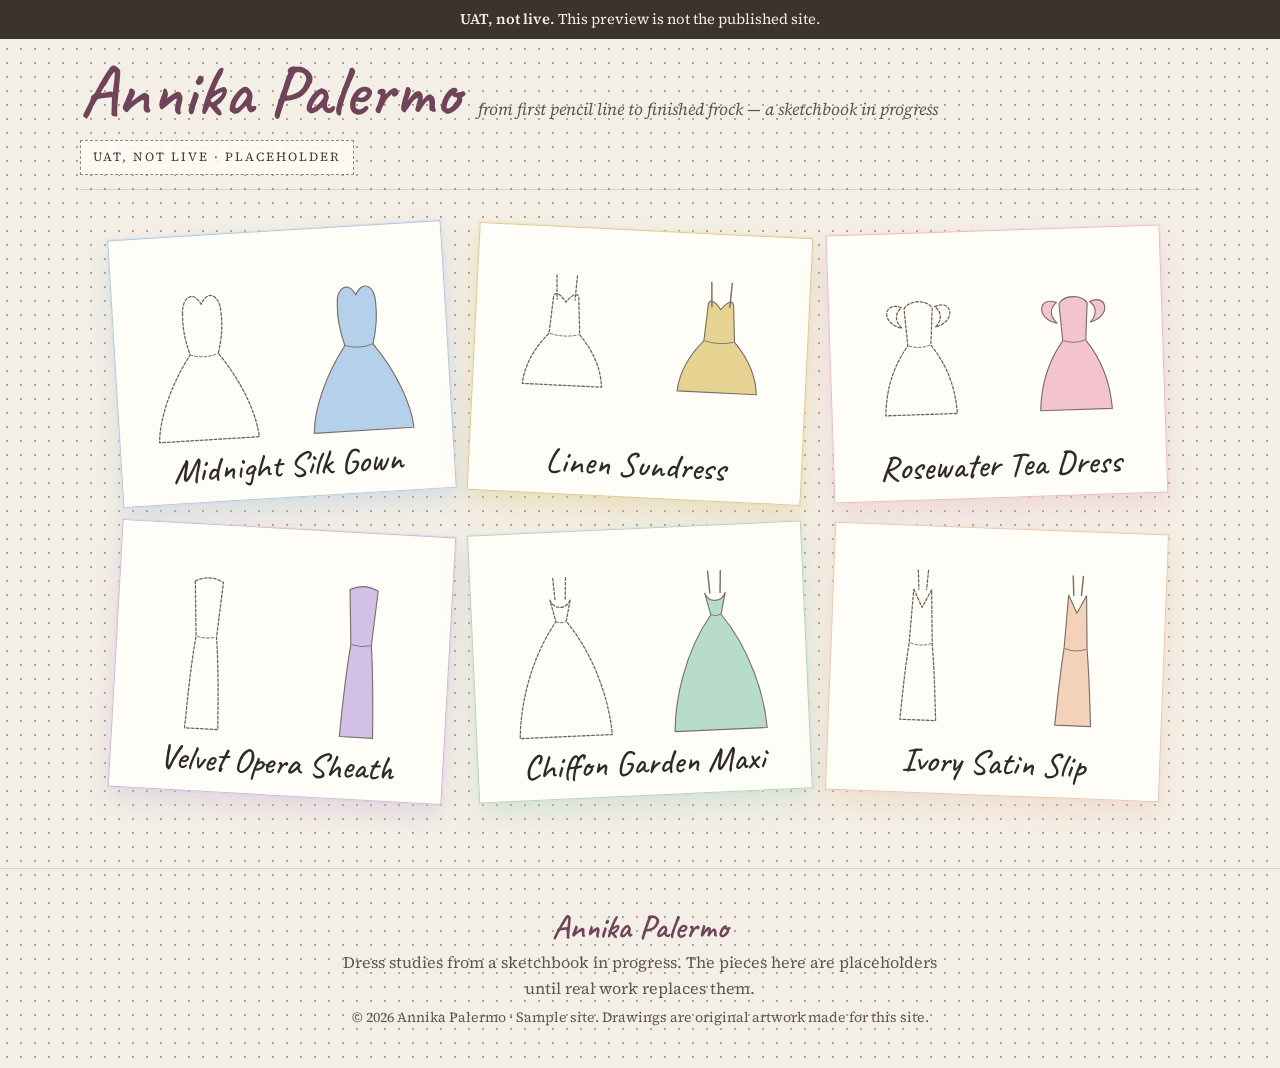
<file: index.html>
<!DOCTYPE html><html lang="en"><head><meta charset="utf-8"><meta name="viewport" content="width=device-width, initial-scale=1"><title>Annika Palermo · Dress studies</title><meta name="description" content="Placeholder sketchbook of dress studies by Annika Palermo: a pencil drawing beside a finished study for each dress."><link rel="canonical" href="https://annikapalermo.com/"><link rel="icon" href="/favicon.svg" type="image/svg+xml"><link rel="sitemap" href="/sitemap-index.xml"><meta name="robots" content="noindex, nofollow"><meta name="theme-color" content="#f4efe6"><meta property="og:type" content="website"><meta property="og:site_name" content="Annika Palermo"><meta property="og:title" content="Annika Palermo · Dress studies"><meta property="og:description" content="Placeholder sketchbook of dress studies by Annika Palermo: a pencil drawing beside a finished study for each dress."><meta property="og:url" content="https://annikapalermo.com/"><meta property="og:image" content="https://annikapalermo.com/images/og.png"><meta name="twitter:card" content="summary_large_image"><link rel="stylesheet" href="/_astro/Base.BYXImK8i.css"><style>.visually-hidden[data-astro-cid-y2vllrex]{clip:rect(0, 0, 0, 0);white-space:nowrap;border:0;width:1px;height:1px;margin:-1px;padding:0;position:absolute;overflow:hidden}
</style></head><body><a class="skip" href="#main">Skip to content</a><div class="uat-banner" role="note"><strong>UAT, not live.</strong> This preview is not the published site.</div><header class="mast wrap"><div class="mast-id"><h1 class="wordmark"><a href="/">Annika Palermo</a></h1><p class="tagline">from first pencil line to finished frock — a sketchbook in progress</p></div><p class="chip">UAT, not live · Placeholder</p></header><main id="main" class="wrap" tabindex="-1"><ul class="studies"><li><a class="card" href="/projects/midnight-silk-gown/" style="--accent:#B5D0EA;--tilt:-3.5deg" data-project-card aria-labelledby="midnight-silk-gown-title" data-astro-cid-y2vllrex><span class="pair" data-astro-cid-y2vllrex><img class="sketch" src="/images/midnight-silk-gown-sketch.svg" alt="Dashed pencil sketch of a strapless floor-length gown with a sweetheart neckline and a full skirt." width="200" height="300" data-astro-cid-y2vllrex><span class="finished" data-astro-cid-y2vllrex><img src="/images/midnight-silk-gown.svg" alt="The same strapless gown filled in soft blue, a stand-in for a finished silk study." width="200" height="300" data-astro-cid-y2vllrex><video class="tile-preview" muted loop playsinline preload="auto" poster="/images/midnight-silk-gown.svg" aria-hidden="true" data-astro-cid-y2vllrex><source src="/videos/midnight-silk-gown.mp4" type="video/mp4" data-astro-cid-y2vllrex></video></span></span><h2 class="card-name" id="midnight-silk-gown-title" data-astro-cid-y2vllrex>Midnight Silk Gown<span class="visually-hidden" data-astro-cid-y2vllrex>, placeholder</span></h2></a><script type="module">var e=window.matchMedia(`(prefers-reduced-motion: reduce)`),t=()=>!e.matches,n=e=>{let t=e.querySelector(`video.tile-preview`);if(t instanceof HTMLVideoElement){t.pause();try{t.currentTime=0}catch{}e.removeAttribute(`data-playing`)}};document.querySelectorAll(`[data-project-card]`).forEach(e=>{if(e.dataset.bound)return;e.dataset.bound=`true`;let r=e.querySelector(`video.tile-preview`);if(!(r instanceof HTMLVideoElement))return;r.muted=!0;let i=0,a=()=>{i+=1,n(e)},o=0,s=()=>{if(!t())return;let n=++i;e.dataset.playing=`true`,r.play().then(()=>{n===i&&(e.dataset.playing=`true`)}).catch(()=>{n===i&&e.removeAttribute(`data-playing`)})};e.addEventListener(`pointerenter`,e=>{e.pointerType===`touch`?o=Date.now():s()}),e.addEventListener(`mouseenter`,()=>{Date.now()-o<700||s()});let c=t=>{let n=`relatedTarget`in t?t.relatedTarget:null;n instanceof Node&&e.contains(n)||a()};e.addEventListener(`pointerleave`,c),e.addEventListener(`mouseleave`,c),e.addEventListener(`pointercancel`,a),e.addEventListener(`focus`,s),e.addEventListener(`blur`,a),r.addEventListener(`error`,()=>{r.hidden=!0,e.removeAttribute(`data-playing`)})}),e.addEventListener(`change`,()=>{t()||document.querySelectorAll(`[data-project-card]`).forEach(n)});</script></li><li><a class="card" href="/projects/linen-sundress/" style="--accent:#E6D392;--tilt:2.8deg" data-project-card aria-labelledby="linen-sundress-title" data-astro-cid-y2vllrex><span class="pair" data-astro-cid-y2vllrex><img class="sketch" src="/images/linen-sundress-sketch.svg" alt="Dashed pencil sketch of a knee-length sundress with narrow straps and a flared skirt." width="200" height="300" data-astro-cid-y2vllrex><span class="finished" data-astro-cid-y2vllrex><img src="/images/linen-sundress.svg" alt="The same sundress filled in pale yellow, a stand-in for a finished linen study." width="200" height="300" data-astro-cid-y2vllrex><video class="tile-preview" muted loop playsinline preload="auto" poster="/images/linen-sundress.svg" aria-hidden="true" data-astro-cid-y2vllrex><source src="/videos/linen-sundress.mp4" type="video/mp4" data-astro-cid-y2vllrex></video></span></span><h2 class="card-name" id="linen-sundress-title" data-astro-cid-y2vllrex>Linen Sundress<span class="visually-hidden" data-astro-cid-y2vllrex>, placeholder</span></h2></a></li><li><a class="card" href="/projects/rosewater-tea-dress/" style="--accent:#F3C3D0;--tilt:-1.9deg" data-project-card aria-labelledby="rosewater-tea-dress-title" data-astro-cid-y2vllrex><span class="pair" data-astro-cid-y2vllrex><img class="sketch" src="/images/rosewater-tea-dress-sketch.svg" alt="Dashed pencil sketch of a tea-length dress with puffed sleeves." width="200" height="300" data-astro-cid-y2vllrex><span class="finished" data-astro-cid-y2vllrex><img src="/images/rosewater-tea-dress.svg" alt="The same tea dress filled in rose pink, a stand-in for a finished study." width="200" height="300" data-astro-cid-y2vllrex><video class="tile-preview" muted loop playsinline preload="auto" poster="/images/rosewater-tea-dress.svg" aria-hidden="true" data-astro-cid-y2vllrex><source src="/videos/rosewater-tea-dress.mp4" type="video/mp4" data-astro-cid-y2vllrex></video></span></span><h2 class="card-name" id="rosewater-tea-dress-title" data-astro-cid-y2vllrex>Rosewater Tea Dress<span class="visually-hidden" data-astro-cid-y2vllrex>, placeholder</span></h2></a></li><li><a class="card" href="/projects/velvet-opera-sheath/" style="--accent:#D3C0E6;--tilt:3.2deg" data-project-card aria-labelledby="velvet-opera-sheath-title" data-astro-cid-y2vllrex><span class="pair" data-astro-cid-y2vllrex><img class="sketch" src="/images/velvet-opera-sheath-sketch.svg" alt="Dashed pencil sketch of a narrow floor-length sheath with a high neckline." width="200" height="300" data-astro-cid-y2vllrex><span class="finished" data-astro-cid-y2vllrex><img src="/images/velvet-opera-sheath.svg" alt="The same narrow sheath filled in soft lilac, a stand-in for a finished velvet study." width="200" height="300" data-astro-cid-y2vllrex><video class="tile-preview" muted loop playsinline preload="auto" poster="/images/velvet-opera-sheath.svg" aria-hidden="true" data-astro-cid-y2vllrex><source src="/videos/velvet-opera-sheath.mp4" type="video/mp4" data-astro-cid-y2vllrex></video></span></span><h2 class="card-name" id="velvet-opera-sheath-title" data-astro-cid-y2vllrex>Velvet Opera Sheath<span class="visually-hidden" data-astro-cid-y2vllrex>, placeholder</span></h2></a></li><li><a class="card" href="/projects/chiffon-garden-maxi/" style="--accent:#B7DCCB;--tilt:-2.6deg" data-project-card aria-labelledby="chiffon-garden-maxi-title" data-astro-cid-y2vllrex><span class="pair" data-astro-cid-y2vllrex><img class="sketch" src="/images/chiffon-garden-maxi-sketch.svg" alt="Dashed pencil sketch of a maxi dress with thin straps and a wide, flowing hem." width="200" height="300" data-astro-cid-y2vllrex><span class="finished" data-astro-cid-y2vllrex><img src="/images/chiffon-garden-maxi.svg" alt="The same maxi dress filled in pale green, a stand-in for a finished chiffon study." width="200" height="300" data-astro-cid-y2vllrex><video class="tile-preview" muted loop playsinline preload="auto" poster="/images/chiffon-garden-maxi.svg" aria-hidden="true" data-astro-cid-y2vllrex><source src="/videos/chiffon-garden-maxi.mp4" type="video/mp4" data-astro-cid-y2vllrex></video></span></span><h2 class="card-name" id="chiffon-garden-maxi-title" data-astro-cid-y2vllrex>Chiffon Garden Maxi<span class="visually-hidden" data-astro-cid-y2vllrex>, placeholder</span></h2></a></li><li><a class="card" href="/projects/ivory-satin-slip/" style="--accent:#F4D2BA;--tilt:2.2deg" data-project-card aria-labelledby="ivory-satin-slip-title" data-astro-cid-y2vllrex><span class="pair" data-astro-cid-y2vllrex><img class="sketch" src="/images/ivory-satin-slip-sketch.svg" alt="Dashed pencil sketch of a slip dress with thin straps, a V neckline, and a narrow skirt." width="200" height="300" data-astro-cid-y2vllrex><span class="finished" data-astro-cid-y2vllrex><img src="/images/ivory-satin-slip.svg" alt="The same slip dress filled in warm ivory, a stand-in for a finished satin study." width="200" height="300" data-astro-cid-y2vllrex><video class="tile-preview" muted loop playsinline preload="auto" poster="/images/ivory-satin-slip.svg" aria-hidden="true" data-astro-cid-y2vllrex><source src="/videos/ivory-satin-slip.mp4" type="video/mp4" data-astro-cid-y2vllrex></video></span></span><h2 class="card-name" id="ivory-satin-slip-title" data-astro-cid-y2vllrex>Ivory Satin Slip<span class="visually-hidden" data-astro-cid-y2vllrex>, placeholder</span></h2></a></li></ul></main><footer class="site-footer"><p class="footer-name">Annika Palermo</p><p>Dress studies from a sketchbook in progress. The pieces here are placeholders until real work replaces them.</p><p class="fine">&copy; 2026 Annika Palermo · Sample site. Drawings are original artwork made for this site.</p></footer></body></html>
</file>
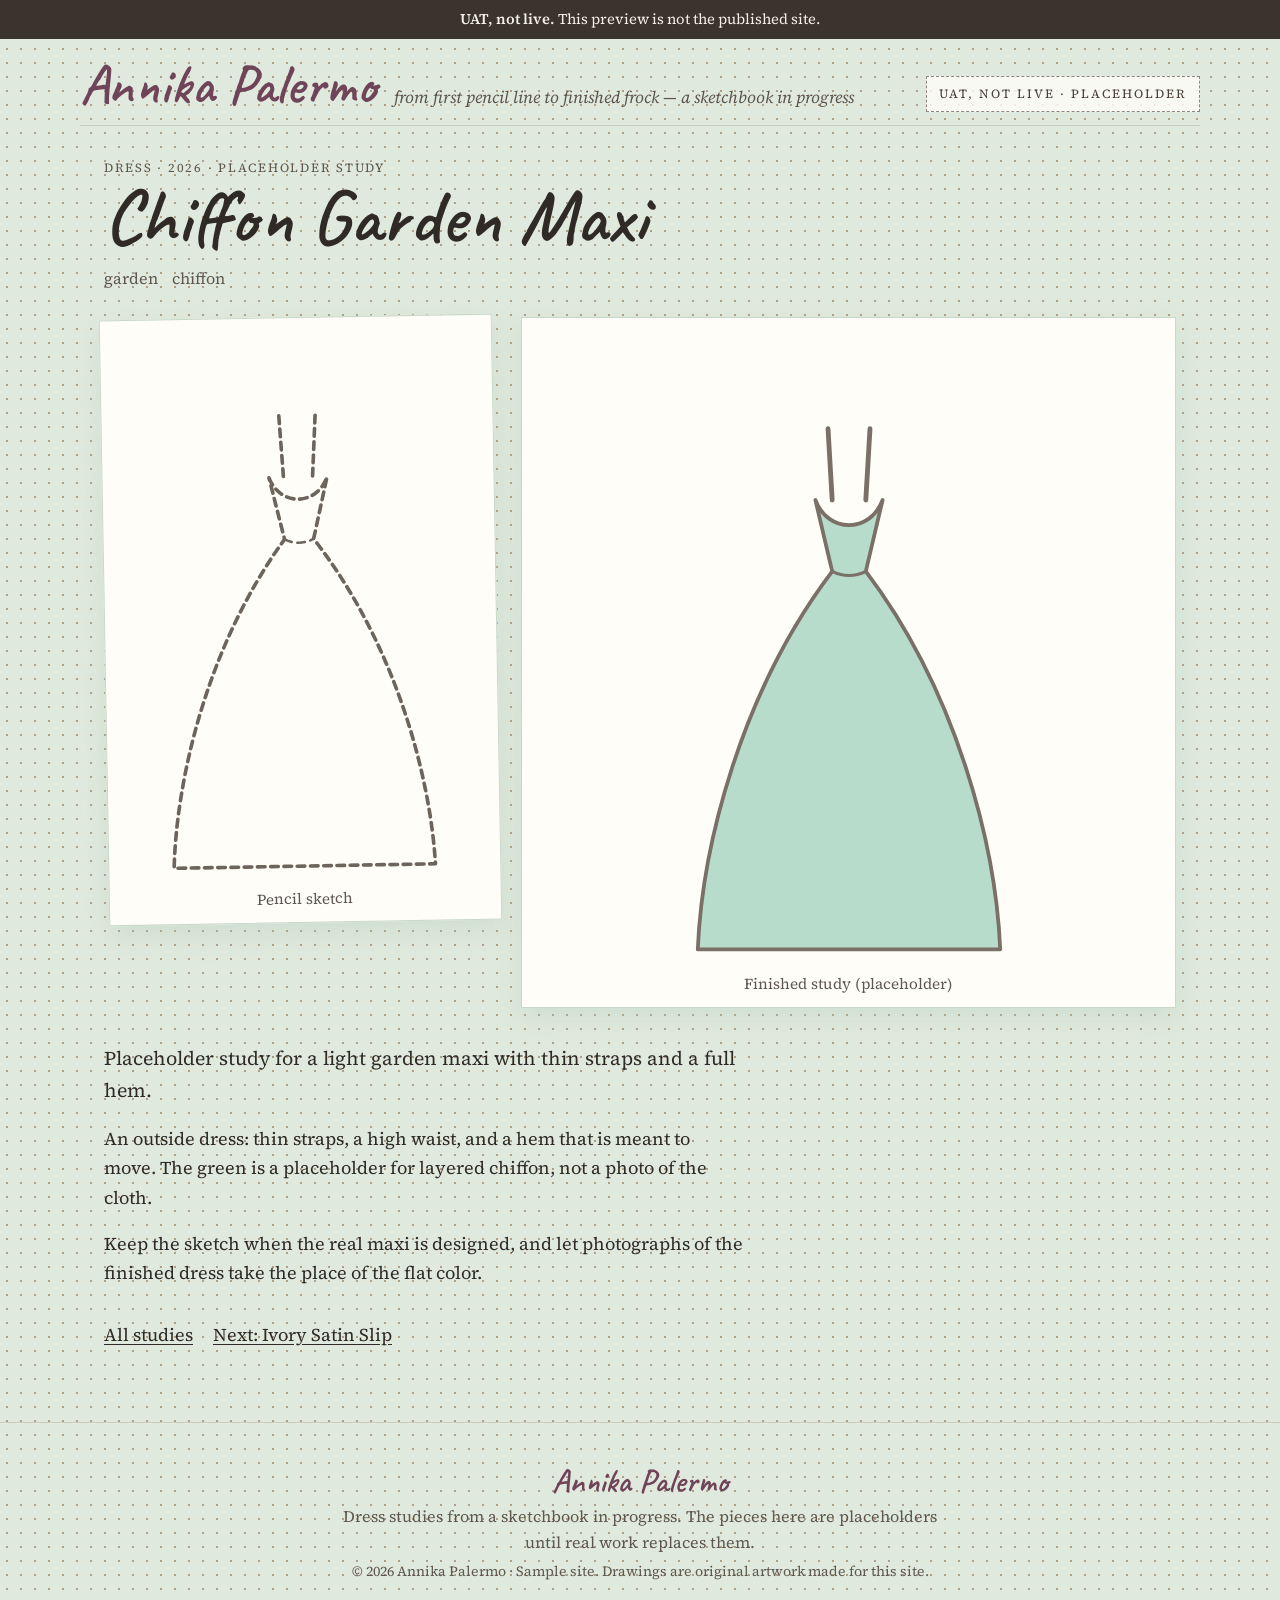
<file: projects/chiffon-garden-maxi/index.html>
<!DOCTYPE html><html lang="en"><head><meta charset="utf-8"><meta name="viewport" content="width=device-width, initial-scale=1"><title>Chiffon Garden Maxi · Annika Palermo</title><meta name="description" content="Placeholder study for a light garden maxi with thin straps and a full hem."><link rel="canonical" href="https://annikapalermo.com/projects/chiffon-garden-maxi/"><link rel="icon" href="/favicon.svg" type="image/svg+xml"><link rel="sitemap" href="/sitemap-index.xml"><meta name="robots" content="noindex, nofollow"><meta name="theme-color" content="#f4efe6"><meta property="og:type" content="article"><meta property="og:site_name" content="Annika Palermo"><meta property="og:title" content="Chiffon Garden Maxi · Annika Palermo"><meta property="og:description" content="Placeholder study for a light garden maxi with thin straps and a full hem."><meta property="og:url" content="https://annikapalermo.com/projects/chiffon-garden-maxi/"><meta property="og:image" content="https://annikapalermo.com/images/og.png"><meta name="twitter:card" content="summary_large_image"><link rel="stylesheet" href="/_astro/Base.BYXImK8i.css"></head><body class="has-accent" style="--accent:#B7DCCB"><a class="skip" href="#main">Skip to content</a><div class="uat-banner" role="note"><strong>UAT, not live.</strong> This preview is not the published site.</div><header class="mast wrap"><div class="mast-id"><a class="wordmark" href="/">Annika Palermo</a><p class="tagline">from first pencil line to finished frock — a sketchbook in progress</p></div><p class="chip">UAT, not live · Placeholder</p></header><main id="main" class="wrap" tabindex="-1"><article class="project" style="--accent:#B7DCCB"><header class="project-head"><p class="kicker">Dress · 2026 · Placeholder study</p><h1 class="project-title">Chiffon Garden Maxi</h1><ul class="tags"><li>garden</li><li>chiffon</li></ul></header><div class="study"><figure class="sheet sheet-sketch"><img src="/images/chiffon-garden-maxi-sketch.svg" alt="Dashed pencil sketch of a maxi dress with thin straps and a wide, flowing hem." width="200" height="300"><figcaption>Pencil sketch</figcaption></figure><div class="study-finished"><figure class="sheet"><img src="/images/chiffon-garden-maxi.svg" alt="Finished placeholder study of the Chiffon Garden Maxi in pale green." width="200" height="300" loading="eager"><figcaption>Finished study (placeholder)</figcaption></figure></div></div><div class="prose"><p class="lede">Placeholder study for a light garden maxi with thin straps and a full hem.</p><p>An outside dress: thin straps, a high waist, and a hem that is meant to move. The green is a placeholder for layered chiffon, not a photo of the cloth.</p>
<p>Keep the sketch when the real maxi is designed, and let photographs of the finished dress take the place of the flat color.</p>
<p class="pager"><a href="/">All studies</a><a href="/projects/ivory-satin-slip/">Next: Ivory Satin Slip</a></p></div></article></main><footer class="site-footer"><p class="footer-name">Annika Palermo</p><p>Dress studies from a sketchbook in progress. The pieces here are placeholders until real work replaces them.</p><p class="fine">&copy; 2026 Annika Palermo · Sample site. Drawings are original artwork made for this site.</p></footer></body></html>
</file>
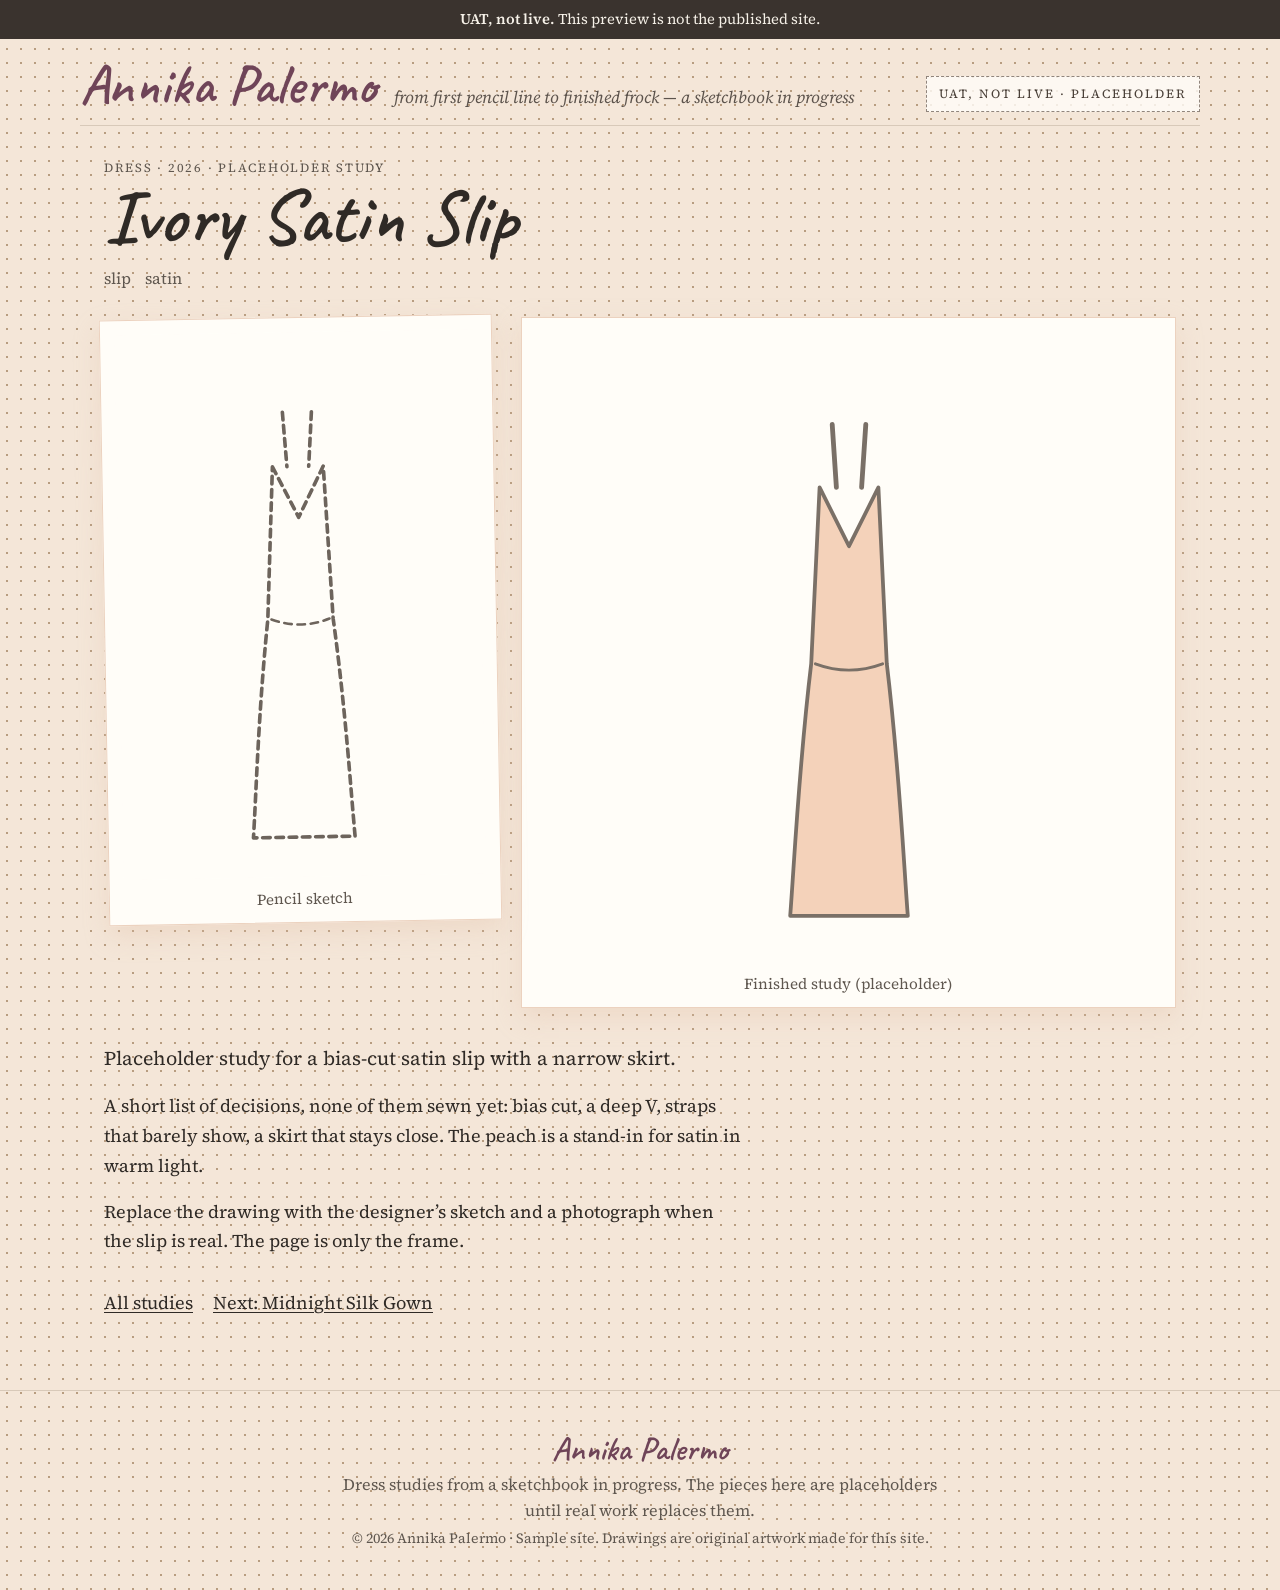
<file: projects/ivory-satin-slip/index.html>
<!DOCTYPE html><html lang="en"><head><meta charset="utf-8"><meta name="viewport" content="width=device-width, initial-scale=1"><title>Ivory Satin Slip · Annika Palermo</title><meta name="description" content="Placeholder study for a bias-cut satin slip with a narrow skirt."><link rel="canonical" href="https://annikapalermo.com/projects/ivory-satin-slip/"><link rel="icon" href="/favicon.svg" type="image/svg+xml"><link rel="sitemap" href="/sitemap-index.xml"><meta name="robots" content="noindex, nofollow"><meta name="theme-color" content="#f4efe6"><meta property="og:type" content="article"><meta property="og:site_name" content="Annika Palermo"><meta property="og:title" content="Ivory Satin Slip · Annika Palermo"><meta property="og:description" content="Placeholder study for a bias-cut satin slip with a narrow skirt."><meta property="og:url" content="https://annikapalermo.com/projects/ivory-satin-slip/"><meta property="og:image" content="https://annikapalermo.com/images/og.png"><meta name="twitter:card" content="summary_large_image"><link rel="stylesheet" href="/_astro/Base.BYXImK8i.css"></head><body class="has-accent" style="--accent:#F4D2BA"><a class="skip" href="#main">Skip to content</a><div class="uat-banner" role="note"><strong>UAT, not live.</strong> This preview is not the published site.</div><header class="mast wrap"><div class="mast-id"><a class="wordmark" href="/">Annika Palermo</a><p class="tagline">from first pencil line to finished frock — a sketchbook in progress</p></div><p class="chip">UAT, not live · Placeholder</p></header><main id="main" class="wrap" tabindex="-1"><article class="project" style="--accent:#F4D2BA"><header class="project-head"><p class="kicker">Dress · 2026 · Placeholder study</p><h1 class="project-title">Ivory Satin Slip</h1><ul class="tags"><li>slip</li><li>satin</li></ul></header><div class="study"><figure class="sheet sheet-sketch"><img src="/images/ivory-satin-slip-sketch.svg" alt="Dashed pencil sketch of a slip dress with thin straps, a V neckline, and a narrow skirt." width="200" height="300"><figcaption>Pencil sketch</figcaption></figure><div class="study-finished"><figure class="sheet"><img src="/images/ivory-satin-slip.svg" alt="Finished placeholder study of the Ivory Satin Slip in a warm peach-ivory." width="200" height="300" loading="eager"><figcaption>Finished study (placeholder)</figcaption></figure></div></div><div class="prose"><p class="lede">Placeholder study for a bias-cut satin slip with a narrow skirt.</p><p>A short list of decisions, none of them sewn yet: bias cut, a deep V, straps that barely show, a skirt that stays close. The peach is a stand-in for satin in warm light.</p>
<p>Replace the drawing with the designer’s sketch and a photograph when the slip is real. The page is only the frame.</p>
<p class="pager"><a href="/">All studies</a><a href="/projects/midnight-silk-gown/">Next: Midnight Silk Gown</a></p></div></article></main><footer class="site-footer"><p class="footer-name">Annika Palermo</p><p>Dress studies from a sketchbook in progress. The pieces here are placeholders until real work replaces them.</p><p class="fine">&copy; 2026 Annika Palermo · Sample site. Drawings are original artwork made for this site.</p></footer></body></html>
</file>
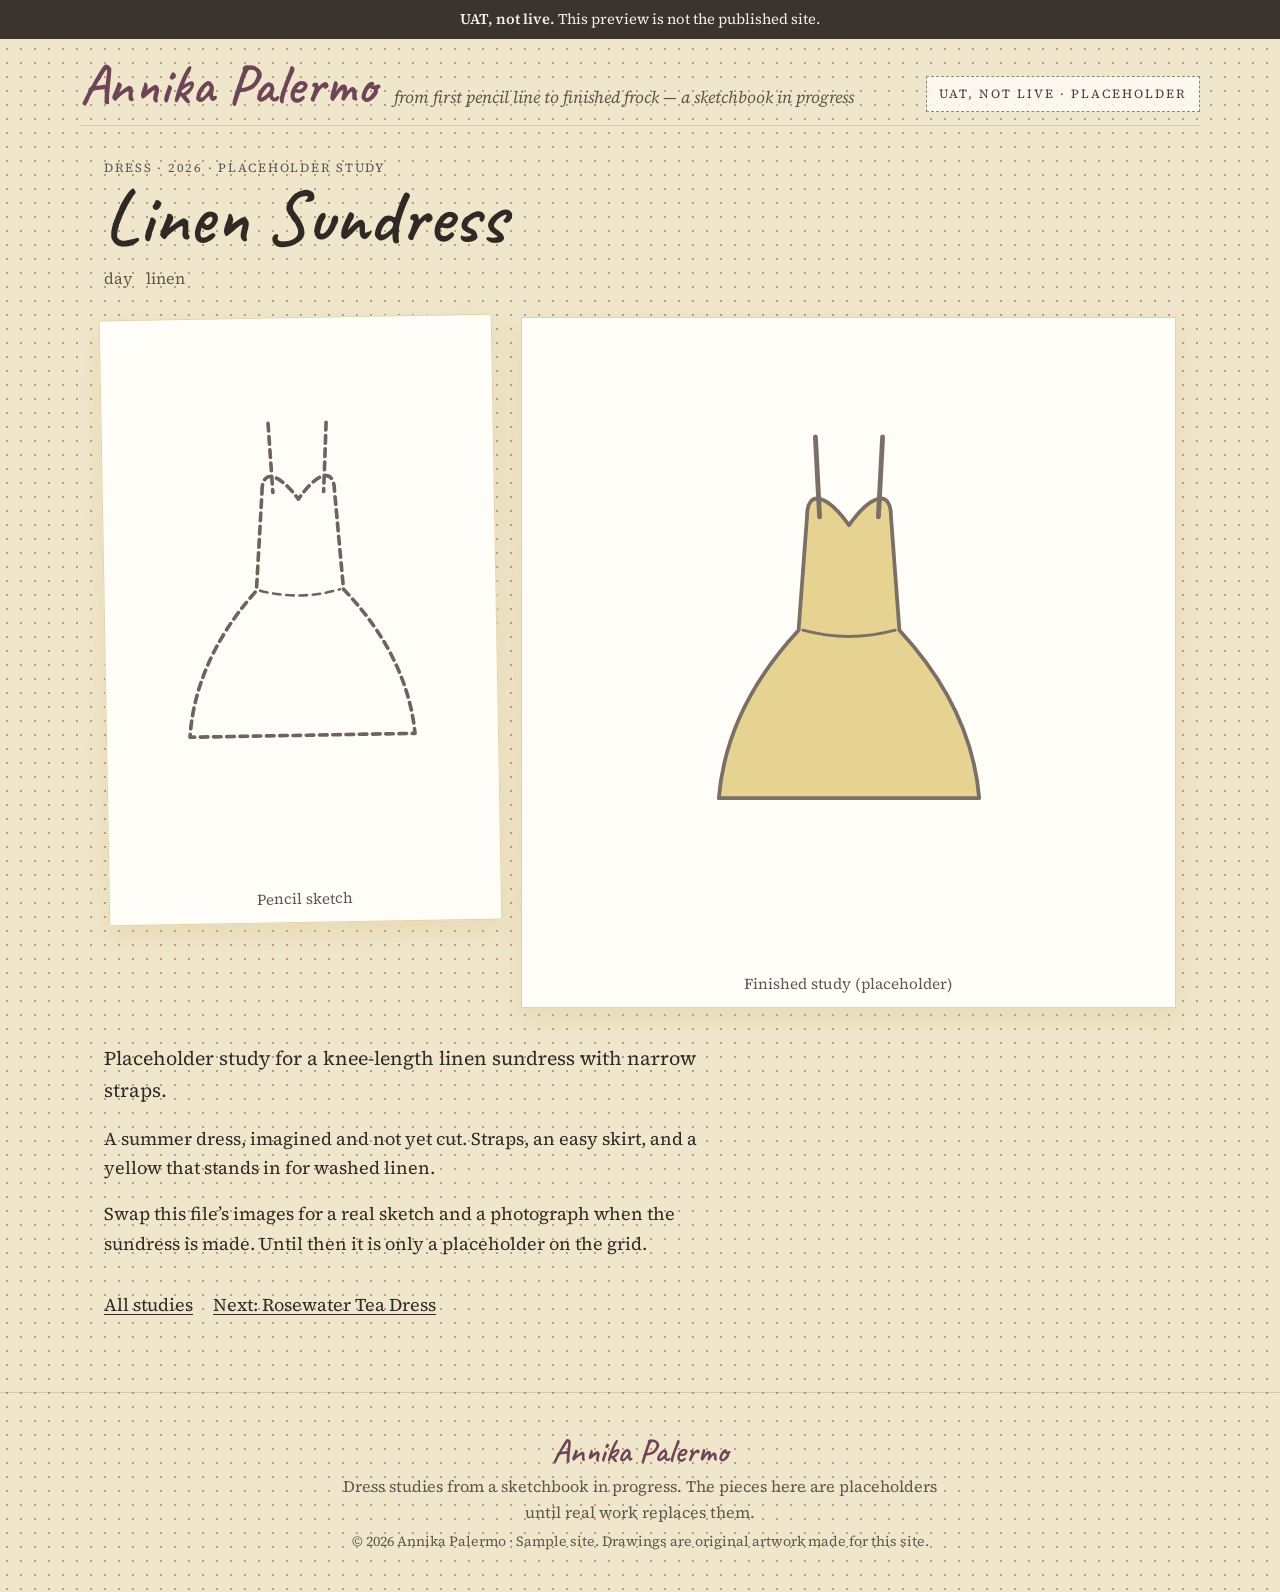
<file: projects/linen-sundress/index.html>
<!DOCTYPE html><html lang="en"><head><meta charset="utf-8"><meta name="viewport" content="width=device-width, initial-scale=1"><title>Linen Sundress · Annika Palermo</title><meta name="description" content="Placeholder study for a knee-length linen sundress with narrow straps."><link rel="canonical" href="https://annikapalermo.com/projects/linen-sundress/"><link rel="icon" href="/favicon.svg" type="image/svg+xml"><link rel="sitemap" href="/sitemap-index.xml"><meta name="robots" content="noindex, nofollow"><meta name="theme-color" content="#f4efe6"><meta property="og:type" content="article"><meta property="og:site_name" content="Annika Palermo"><meta property="og:title" content="Linen Sundress · Annika Palermo"><meta property="og:description" content="Placeholder study for a knee-length linen sundress with narrow straps."><meta property="og:url" content="https://annikapalermo.com/projects/linen-sundress/"><meta property="og:image" content="https://annikapalermo.com/images/og.png"><meta name="twitter:card" content="summary_large_image"><link rel="stylesheet" href="/_astro/Base.BYXImK8i.css"></head><body class="has-accent" style="--accent:#E6D392"><a class="skip" href="#main">Skip to content</a><div class="uat-banner" role="note"><strong>UAT, not live.</strong> This preview is not the published site.</div><header class="mast wrap"><div class="mast-id"><a class="wordmark" href="/">Annika Palermo</a><p class="tagline">from first pencil line to finished frock — a sketchbook in progress</p></div><p class="chip">UAT, not live · Placeholder</p></header><main id="main" class="wrap" tabindex="-1"><article class="project" style="--accent:#E6D392"><header class="project-head"><p class="kicker">Dress · 2026 · Placeholder study</p><h1 class="project-title">Linen Sundress</h1><ul class="tags"><li>day</li><li>linen</li></ul></header><div class="study"><figure class="sheet sheet-sketch"><img src="/images/linen-sundress-sketch.svg" alt="Dashed pencil sketch of a knee-length sundress with narrow straps and a flared skirt." width="200" height="300"><figcaption>Pencil sketch</figcaption></figure><div class="study-finished"><figure class="sheet"><img src="/images/linen-sundress.svg" alt="Finished placeholder study of the Linen Sundress in pale yellow." width="200" height="300" loading="eager"><figcaption>Finished study (placeholder)</figcaption></figure></div></div><div class="prose"><p class="lede">Placeholder study for a knee-length linen sundress with narrow straps.</p><p>A summer dress, imagined and not yet cut. Straps, an easy skirt, and a yellow that stands in for washed linen.</p>
<p>Swap this file’s images for a real sketch and a photograph when the sundress is made. Until then it is only a placeholder on the grid.</p>
<p class="pager"><a href="/">All studies</a><a href="/projects/rosewater-tea-dress/">Next: Rosewater Tea Dress</a></p></div></article></main><footer class="site-footer"><p class="footer-name">Annika Palermo</p><p>Dress studies from a sketchbook in progress. The pieces here are placeholders until real work replaces them.</p><p class="fine">&copy; 2026 Annika Palermo · Sample site. Drawings are original artwork made for this site.</p></footer></body></html>
</file>
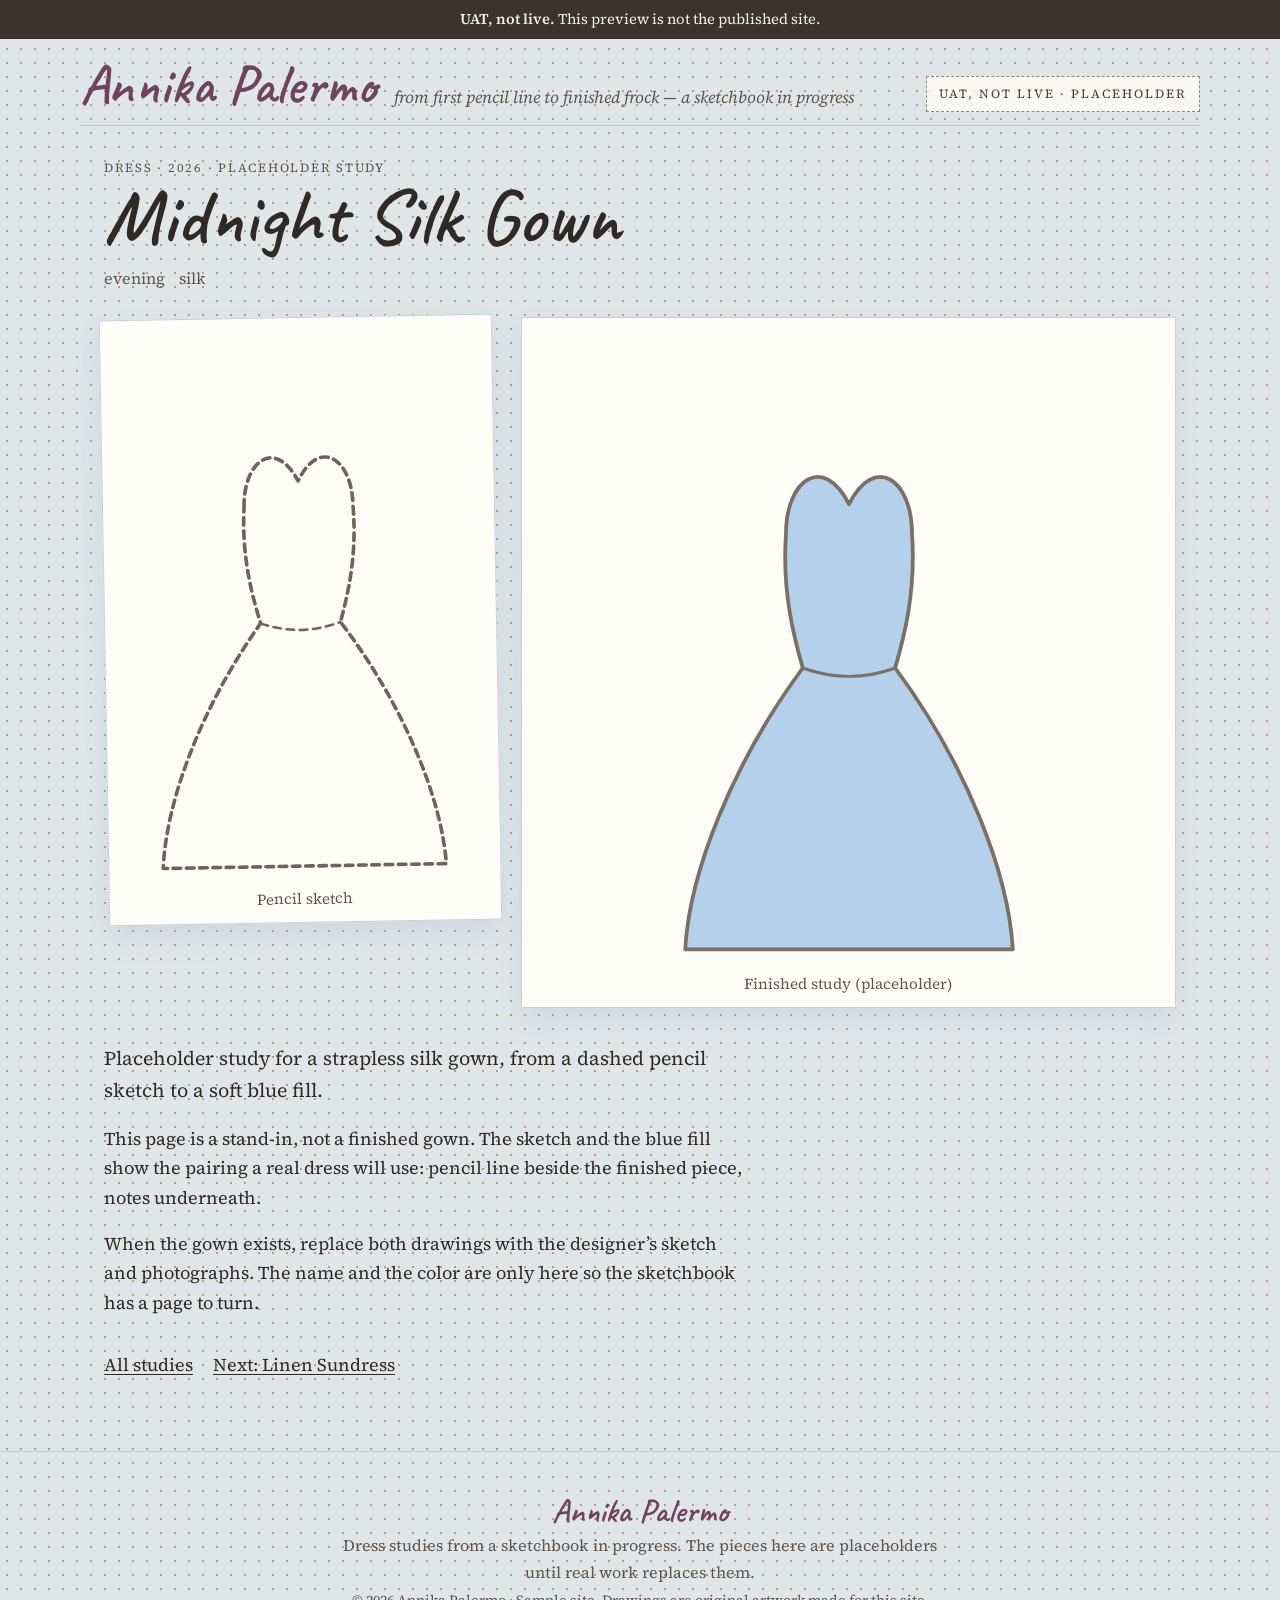
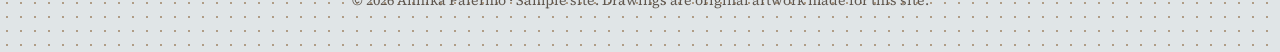
<file: projects/midnight-silk-gown/index.html>
<!DOCTYPE html><html lang="en"><head><meta charset="utf-8"><meta name="viewport" content="width=device-width, initial-scale=1"><title>Midnight Silk Gown · Annika Palermo</title><meta name="description" content="Placeholder study for a strapless silk gown, from a dashed pencil sketch to a soft blue fill."><link rel="canonical" href="https://annikapalermo.com/projects/midnight-silk-gown/"><link rel="icon" href="/favicon.svg" type="image/svg+xml"><link rel="sitemap" href="/sitemap-index.xml"><meta name="robots" content="noindex, nofollow"><meta name="theme-color" content="#f4efe6"><meta property="og:type" content="article"><meta property="og:site_name" content="Annika Palermo"><meta property="og:title" content="Midnight Silk Gown · Annika Palermo"><meta property="og:description" content="Placeholder study for a strapless silk gown, from a dashed pencil sketch to a soft blue fill."><meta property="og:url" content="https://annikapalermo.com/projects/midnight-silk-gown/"><meta property="og:image" content="https://annikapalermo.com/images/og.png"><meta name="twitter:card" content="summary_large_image"><link rel="stylesheet" href="/_astro/Base.BYXImK8i.css"></head><body class="has-accent" style="--accent:#B5D0EA"><a class="skip" href="#main">Skip to content</a><div class="uat-banner" role="note"><strong>UAT, not live.</strong> This preview is not the published site.</div><header class="mast wrap"><div class="mast-id"><a class="wordmark" href="/">Annika Palermo</a><p class="tagline">from first pencil line to finished frock — a sketchbook in progress</p></div><p class="chip">UAT, not live · Placeholder</p></header><main id="main" class="wrap" tabindex="-1"><article class="project" style="--accent:#B5D0EA"><header class="project-head"><p class="kicker">Dress · 2026 · Placeholder study</p><h1 class="project-title">Midnight Silk Gown</h1><ul class="tags"><li>evening</li><li>silk</li></ul></header><div class="study"><figure class="sheet sheet-sketch"><img src="/images/midnight-silk-gown-sketch.svg" alt="Dashed pencil sketch of a strapless floor-length gown with a sweetheart neckline and a full skirt." width="200" height="300"><figcaption>Pencil sketch</figcaption></figure><div class="study-finished"><figure class="sheet"><img src="/images/midnight-silk-gown.svg" alt="Finished placeholder study of the Midnight Silk Gown, a strapless gown in soft blue." width="200" height="300" loading="eager"><figcaption>Finished study (placeholder)</figcaption></figure></div></div><div class="prose"><p class="lede">Placeholder study for a strapless silk gown, from a dashed pencil sketch to a soft blue fill.</p><p>This page is a stand-in, not a finished gown. The sketch and the blue fill show the pairing a real dress will use: pencil line beside the finished piece, notes underneath.</p>
<p>When the gown exists, replace both drawings with the designer’s sketch and photographs. The name and the color are only here so the sketchbook has a page to turn.</p>
<p class="pager"><a href="/">All studies</a><a href="/projects/linen-sundress/">Next: Linen Sundress</a></p></div></article></main><footer class="site-footer"><p class="footer-name">Annika Palermo</p><p>Dress studies from a sketchbook in progress. The pieces here are placeholders until real work replaces them.</p><p class="fine">&copy; 2026 Annika Palermo · Sample site. Drawings are original artwork made for this site.</p></footer></body></html>
</file>
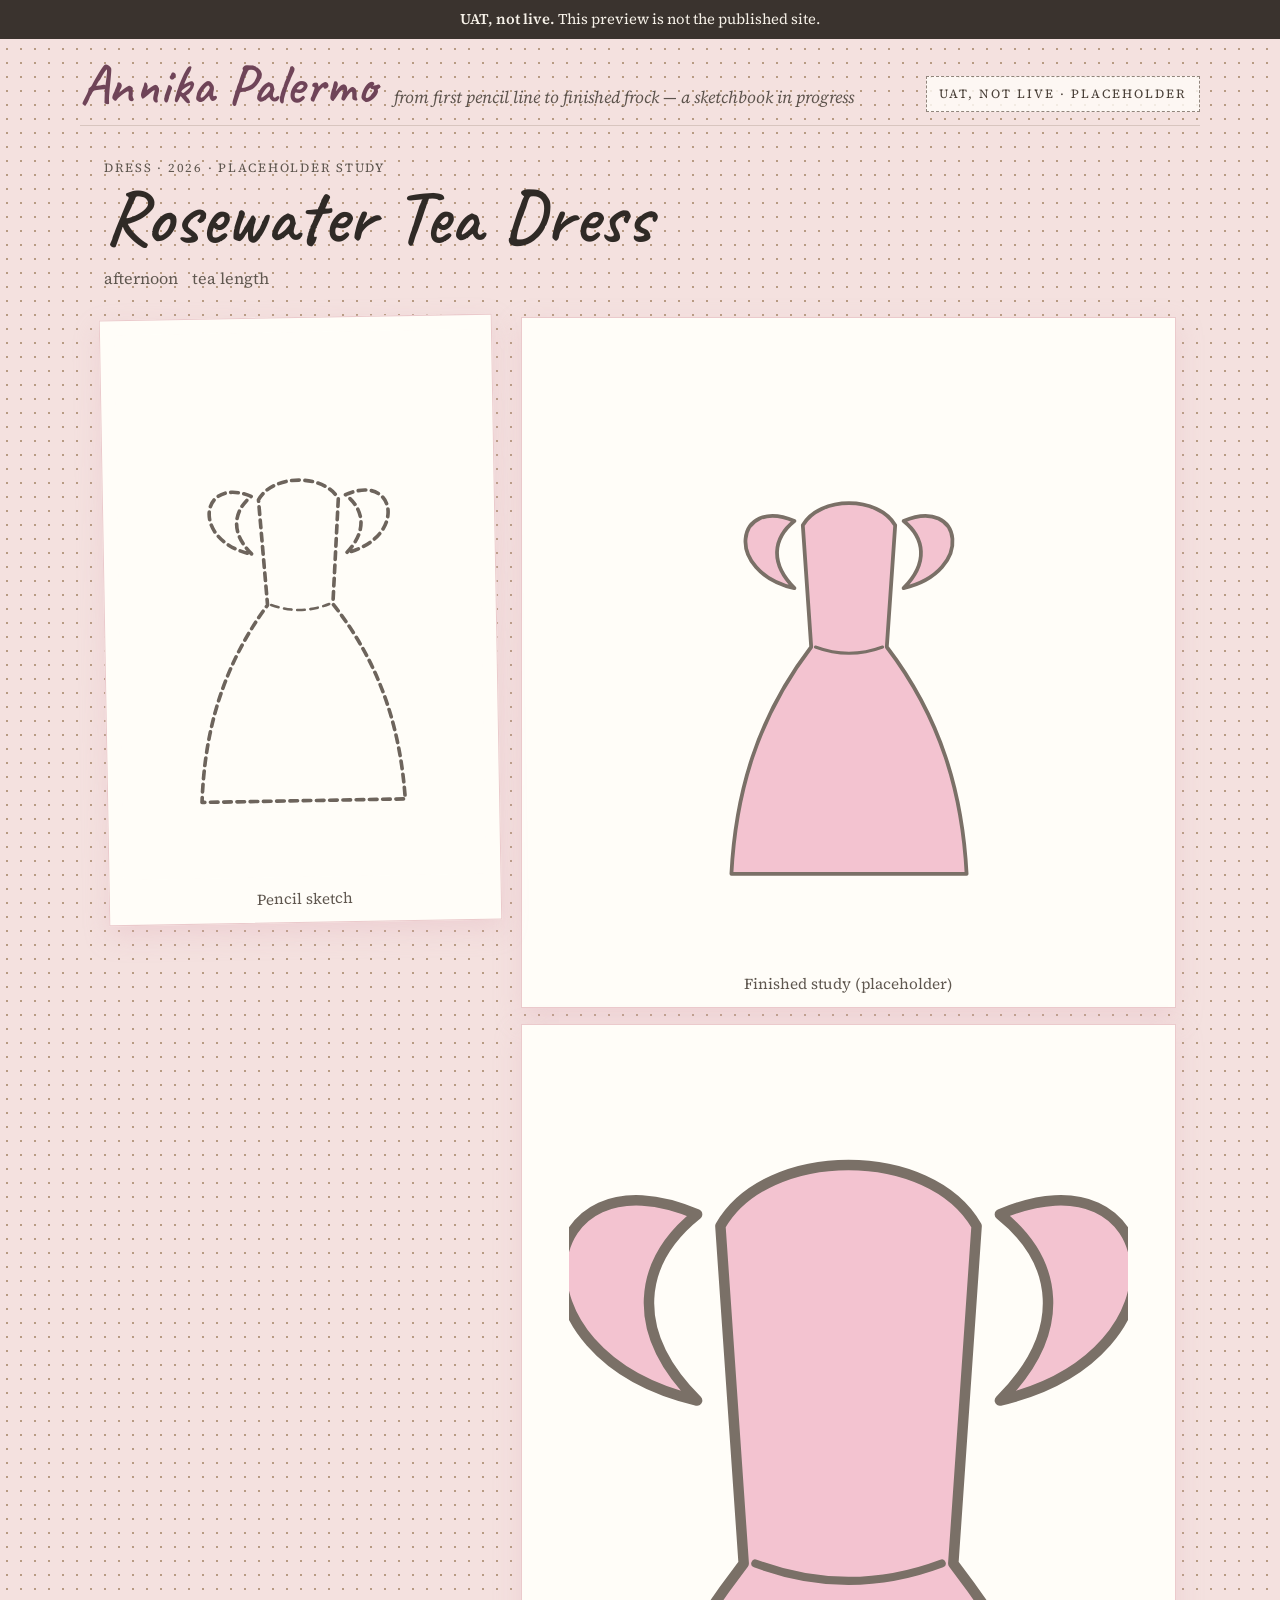
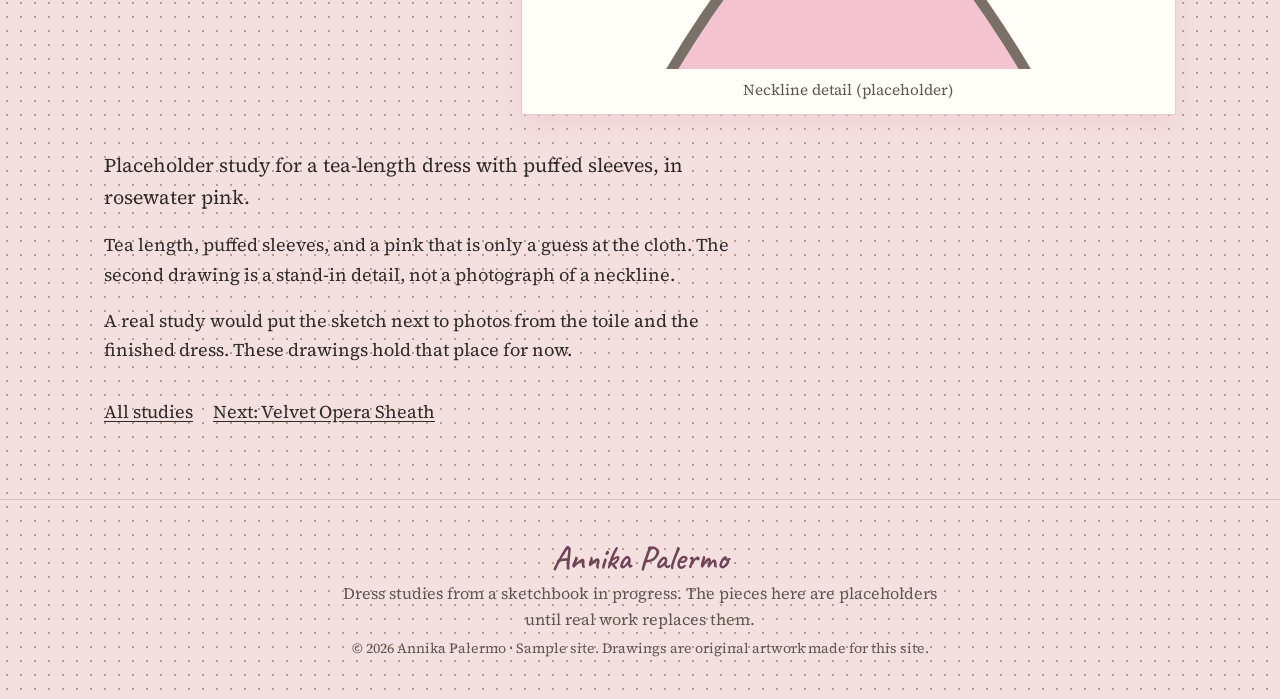
<file: projects/rosewater-tea-dress/index.html>
<!DOCTYPE html><html lang="en"><head><meta charset="utf-8"><meta name="viewport" content="width=device-width, initial-scale=1"><title>Rosewater Tea Dress · Annika Palermo</title><meta name="description" content="Placeholder study for a tea-length dress with puffed sleeves, in rosewater pink."><link rel="canonical" href="https://annikapalermo.com/projects/rosewater-tea-dress/"><link rel="icon" href="/favicon.svg" type="image/svg+xml"><link rel="sitemap" href="/sitemap-index.xml"><meta name="robots" content="noindex, nofollow"><meta name="theme-color" content="#f4efe6"><meta property="og:type" content="article"><meta property="og:site_name" content="Annika Palermo"><meta property="og:title" content="Rosewater Tea Dress · Annika Palermo"><meta property="og:description" content="Placeholder study for a tea-length dress with puffed sleeves, in rosewater pink."><meta property="og:url" content="https://annikapalermo.com/projects/rosewater-tea-dress/"><meta property="og:image" content="https://annikapalermo.com/images/og.png"><meta name="twitter:card" content="summary_large_image"><link rel="stylesheet" href="/_astro/Base.BYXImK8i.css"></head><body class="has-accent" style="--accent:#F3C3D0"><a class="skip" href="#main">Skip to content</a><div class="uat-banner" role="note"><strong>UAT, not live.</strong> This preview is not the published site.</div><header class="mast wrap"><div class="mast-id"><a class="wordmark" href="/">Annika Palermo</a><p class="tagline">from first pencil line to finished frock — a sketchbook in progress</p></div><p class="chip">UAT, not live · Placeholder</p></header><main id="main" class="wrap" tabindex="-1"><article class="project" style="--accent:#F3C3D0"><header class="project-head"><p class="kicker">Dress · 2026 · Placeholder study</p><h1 class="project-title">Rosewater Tea Dress</h1><ul class="tags"><li>afternoon</li><li>tea length</li></ul></header><div class="study"><figure class="sheet sheet-sketch"><img src="/images/rosewater-tea-dress-sketch.svg" alt="Dashed pencil sketch of a tea-length dress with puffed sleeves." width="200" height="300"><figcaption>Pencil sketch</figcaption></figure><div class="study-finished"><figure class="sheet"><img src="/images/rosewater-tea-dress.svg" alt="Finished placeholder study of the Rosewater Tea Dress, full length, in rose pink." width="200" height="300" loading="eager"><figcaption>Finished study (placeholder)</figcaption></figure><figure class="sheet"><img src="/images/rosewater-tea-dress-detail.svg" alt="Cropped placeholder drawing of the Rosewater Tea Dress neckline and puffed sleeves." width="200" height="300" loading="lazy"><figcaption>Neckline detail (placeholder)</figcaption></figure></div></div><div class="prose"><p class="lede">Placeholder study for a tea-length dress with puffed sleeves, in rosewater pink.</p><p>Tea length, puffed sleeves, and a pink that is only a guess at the cloth. The second drawing is a stand-in detail, not a photograph of a neckline.</p>
<p>A real study would put the sketch next to photos from the toile and the finished dress. These drawings hold that place for now.</p>
<p class="pager"><a href="/">All studies</a><a href="/projects/velvet-opera-sheath/">Next: Velvet Opera Sheath</a></p></div></article></main><footer class="site-footer"><p class="footer-name">Annika Palermo</p><p>Dress studies from a sketchbook in progress. The pieces here are placeholders until real work replaces them.</p><p class="fine">&copy; 2026 Annika Palermo · Sample site. Drawings are original artwork made for this site.</p></footer></body></html>
</file>
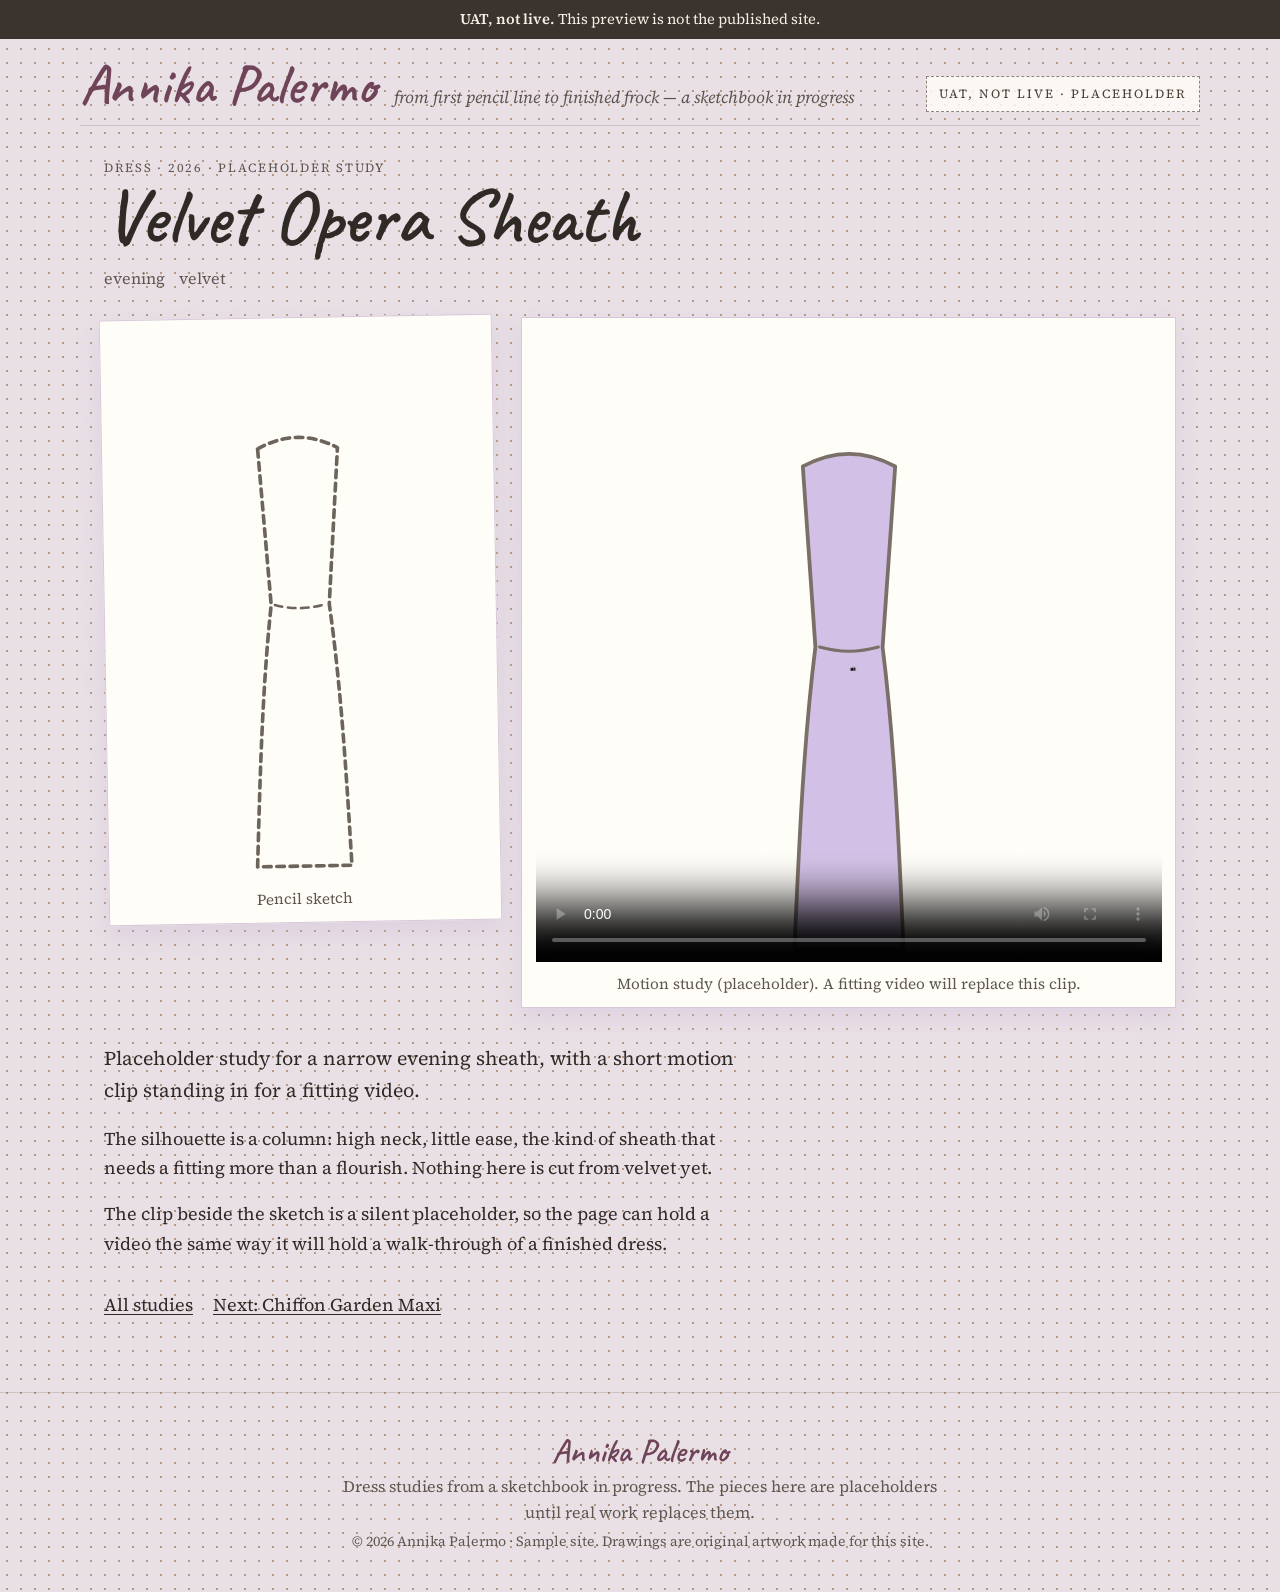
<file: projects/velvet-opera-sheath/index.html>
<!DOCTYPE html><html lang="en"><head><meta charset="utf-8"><meta name="viewport" content="width=device-width, initial-scale=1"><title>Velvet Opera Sheath · Annika Palermo</title><meta name="description" content="Placeholder study for a narrow evening sheath, with a short motion clip standing in for a fitting video."><link rel="canonical" href="https://annikapalermo.com/projects/velvet-opera-sheath/"><link rel="icon" href="/favicon.svg" type="image/svg+xml"><link rel="sitemap" href="/sitemap-index.xml"><meta name="robots" content="noindex, nofollow"><meta name="theme-color" content="#f4efe6"><meta property="og:type" content="article"><meta property="og:site_name" content="Annika Palermo"><meta property="og:title" content="Velvet Opera Sheath · Annika Palermo"><meta property="og:description" content="Placeholder study for a narrow evening sheath, with a short motion clip standing in for a fitting video."><meta property="og:url" content="https://annikapalermo.com/projects/velvet-opera-sheath/"><meta property="og:image" content="https://annikapalermo.com/images/og.png"><meta name="twitter:card" content="summary_large_image"><link rel="stylesheet" href="/_astro/Base.BYXImK8i.css"></head><body class="has-accent" style="--accent:#D3C0E6"><a class="skip" href="#main">Skip to content</a><div class="uat-banner" role="note"><strong>UAT, not live.</strong> This preview is not the published site.</div><header class="mast wrap"><div class="mast-id"><a class="wordmark" href="/">Annika Palermo</a><p class="tagline">from first pencil line to finished frock — a sketchbook in progress</p></div><p class="chip">UAT, not live · Placeholder</p></header><main id="main" class="wrap" tabindex="-1"><article class="project" style="--accent:#D3C0E6"><header class="project-head"><p class="kicker">Dress · 2026 · Placeholder study</p><h1 class="project-title">Velvet Opera Sheath</h1><ul class="tags"><li>evening</li><li>velvet</li></ul></header><div class="study"><figure class="sheet sheet-sketch"><img src="/images/velvet-opera-sheath-sketch.svg" alt="Dashed pencil sketch of a narrow floor-length sheath with a high neckline." width="200" height="300"><figcaption>Pencil sketch</figcaption></figure><div class="study-finished"><figure class="sheet"><video controls playsinline preload="metadata" poster="/images/velvet-opera-sheath.svg" aria-labelledby="velvet-opera-sheath-media-0"><source src="/videos/velvet-opera-sheath.mp4" type="video/mp4"></video><figcaption id="velvet-opera-sheath-media-0">Motion study (placeholder). A fitting video will replace this clip.</figcaption></figure></div></div><div class="prose"><p class="lede">Placeholder study for a narrow evening sheath, with a short motion clip standing in for a fitting video.</p><p>The silhouette is a column: high neck, little ease, the kind of sheath that needs a fitting more than a flourish. Nothing here is cut from velvet yet.</p>
<p>The clip beside the sketch is a silent placeholder, so the page can hold a video the same way it will hold a walk-through of a finished dress.</p>
<p class="pager"><a href="/">All studies</a><a href="/projects/chiffon-garden-maxi/">Next: Chiffon Garden Maxi</a></p></div></article></main><footer class="site-footer"><p class="footer-name">Annika Palermo</p><p>Dress studies from a sketchbook in progress. The pieces here are placeholders until real work replaces them.</p><p class="fine">&copy; 2026 Annika Palermo · Sample site. Drawings are original artwork made for this site.</p></footer></body></html>
</file>
<file: _astro/Base.BYXImK8i.css>
@font-face{font-family:Caveat;font-style:normal;font-display:swap;font-weight:500;src:url(/_astro/caveat-cyrillic-ext-500-normal.DcrB4vVx.woff2)format("woff2"),url(/_astro/caveat-cyrillic-ext-500-normal.DqTXtm5N.woff)format("woff");unicode-range:U+460-52F,U+1C80-1C8A,U+20B4,U+2DE0-2DFF,U+A640-A69F,U+FE2E-FE2F}@font-face{font-family:Caveat;font-style:normal;font-display:swap;font-weight:500;src:url(/_astro/caveat-cyrillic-500-normal.DpMZbbjM.woff2)format("woff2"),url(/_astro/caveat-cyrillic-500-normal.DLSfp5IU.woff)format("woff");unicode-range:U+301,U+400-45F,U+490-491,U+4B0-4B1,U+2116}@font-face{font-family:Caveat;font-style:normal;font-display:swap;font-weight:500;src:url(/_astro/caveat-latin-ext-500-normal.jKqJW7bC.woff2)format("woff2"),url(/_astro/caveat-latin-ext-500-normal.wUUXxlbS.woff)format("woff");unicode-range:U+100-2BA,U+2BD-2C5,U+2C7-2CC,U+2CE-2D7,U+2DD-2FF,U+304,U+308,U+329,U+1D00-1DBF,U+1E00-1E9F,U+1EF2-1EFF,U+2020,U+20A0-20AB,U+20AD-20C0,U+2113,U+2C60-2C7F,U+A720-A7FF}@font-face{font-family:Caveat;font-style:normal;font-display:swap;font-weight:500;src:url(/_astro/caveat-latin-500-normal.B9SDL8cy.woff2)format("woff2"),url(/_astro/caveat-latin-500-normal.Do9veZfZ.woff)format("woff");unicode-range:U+??,U+131,U+152-153,U+2BB-2BC,U+2C6,U+2DA,U+2DC,U+304,U+308,U+329,U+2000-206F,U+20AC,U+2122,U+2191,U+2193,U+2212,U+2215,U+FEFF,U+FFFD}@font-face{font-family:Caveat;font-style:normal;font-display:swap;font-weight:600;src:url(/_astro/caveat-cyrillic-ext-600-normal.DDEJyoof.woff2)format("woff2"),url(/_astro/caveat-cyrillic-ext-600-normal.BLVNc-Ct.woff)format("woff");unicode-range:U+460-52F,U+1C80-1C8A,U+20B4,U+2DE0-2DFF,U+A640-A69F,U+FE2E-FE2F}@font-face{font-family:Caveat;font-style:normal;font-display:swap;font-weight:600;src:url(/_astro/caveat-cyrillic-600-normal.Ba_MyzgW.woff2)format("woff2"),url(/_astro/caveat-cyrillic-600-normal.CqH0c_uj.woff)format("woff");unicode-range:U+301,U+400-45F,U+490-491,U+4B0-4B1,U+2116}@font-face{font-family:Caveat;font-style:normal;font-display:swap;font-weight:600;src:url(/_astro/caveat-latin-ext-600-normal.DDJRD6ps.woff2)format("woff2"),url(/_astro/caveat-latin-ext-600-normal.shBvSnoU.woff)format("woff");unicode-range:U+100-2BA,U+2BD-2C5,U+2C7-2CC,U+2CE-2D7,U+2DD-2FF,U+304,U+308,U+329,U+1D00-1DBF,U+1E00-1E9F,U+1EF2-1EFF,U+2020,U+20A0-20AB,U+20AD-20C0,U+2113,U+2C60-2C7F,U+A720-A7FF}@font-face{font-family:Caveat;font-style:normal;font-display:swap;font-weight:600;src:url(/_astro/caveat-latin-600-normal.zlTlWIYU.woff2)format("woff2"),url(/_astro/caveat-latin-600-normal.DUjB8dgm.woff)format("woff");unicode-range:U+??,U+131,U+152-153,U+2BB-2BC,U+2C6,U+2DA,U+2DC,U+304,U+308,U+329,U+2000-206F,U+20AC,U+2122,U+2191,U+2193,U+2212,U+2215,U+FEFF,U+FFFD}@font-face{font-family:"Source Serif 4";font-style:normal;font-display:swap;font-weight:400;src:url(/_astro/source-serif-4-cyrillic-ext-400-normal.CWV284fw.woff2)format("woff2"),url(/_astro/source-serif-4-cyrillic-ext-400-normal.CYkrUebz.woff)format("woff");unicode-range:U+460-52F,U+1C80-1C8A,U+20B4,U+2DE0-2DFF,U+A640-A69F,U+FE2E-FE2F}@font-face{font-family:"Source Serif 4";font-style:normal;font-display:swap;font-weight:400;src:url(/_astro/source-serif-4-cyrillic-400-normal.C44pakCn.woff2)format("woff2"),url(/_astro/source-serif-4-cyrillic-400-normal.DEwCKrdL.woff)format("woff");unicode-range:U+301,U+400-45F,U+490-491,U+4B0-4B1,U+2116}@font-face{font-family:"Source Serif 4";font-style:normal;font-display:swap;font-weight:400;src:url(/_astro/source-serif-4-greek-400-normal.Cw5-AHNN.woff2)format("woff2"),url(/_astro/source-serif-4-greek-400-normal.D_DO3bho.woff)format("woff");unicode-range:U+370-377,U+37A-37F,U+384-38A,U+38C,U+38E-3A1,U+3A3-3FF}@font-face{font-family:"Source Serif 4";font-style:normal;font-display:swap;font-weight:400;src:url(/_astro/source-serif-4-vietnamese-400-normal.DFDfvBrN.woff2)format("woff2"),url(/_astro/source-serif-4-vietnamese-400-normal.9XEw6Pmr.woff)format("woff");unicode-range:U+102-103,U+110-111,U+128-129,U+168-169,U+1A0-1A1,U+1AF-1B0,U+300-301,U+303-304,U+308-309,U+323,U+329,U+1EA0-1EF9,U+20AB}@font-face{font-family:"Source Serif 4";font-style:normal;font-display:swap;font-weight:400;src:url(/_astro/source-serif-4-latin-ext-400-normal.B5LksYz5.woff2)format("woff2"),url(/_astro/source-serif-4-latin-ext-400-normal.DKmgyNre.woff)format("woff");unicode-range:U+100-2BA,U+2BD-2C5,U+2C7-2CC,U+2CE-2D7,U+2DD-2FF,U+304,U+308,U+329,U+1D00-1DBF,U+1E00-1E9F,U+1EF2-1EFF,U+2020,U+20A0-20AB,U+20AD-20C4,U+2113,U+2C60-2C7F,U+A720-A7FF}@font-face{font-family:"Source Serif 4";font-style:normal;font-display:swap;font-weight:400;src:url(/_astro/source-serif-4-latin-400-normal.DJ5YJwmz.woff2)format("woff2"),url(/_astro/source-serif-4-latin-400-normal.C1O10bxN.woff)format("woff");unicode-range:U+??,U+131,U+152-153,U+2BB-2BC,U+2C6,U+2DA,U+2DC,U+304,U+308,U+329,U+2000-206F,U+20AC,U+2122,U+2191,U+2193,U+2212,U+2215,U+FEFF,U+FFFD}@font-face{font-family:"Source Serif 4";font-style:italic;font-display:swap;font-weight:400;src:url(/_astro/source-serif-4-cyrillic-ext-400-italic.zoDFlEzN.woff2)format("woff2"),url(/_astro/source-serif-4-cyrillic-ext-400-italic.Drp6JL_V.woff)format("woff");unicode-range:U+460-52F,U+1C80-1C8A,U+20B4,U+2DE0-2DFF,U+A640-A69F,U+FE2E-FE2F}@font-face{font-family:"Source Serif 4";font-style:italic;font-display:swap;font-weight:400;src:url(/_astro/source-serif-4-cyrillic-400-italic.BLN19cOa.woff2)format("woff2"),url(/_astro/source-serif-4-cyrillic-400-italic.C-sRFhvU.woff)format("woff");unicode-range:U+301,U+400-45F,U+490-491,U+4B0-4B1,U+2116}@font-face{font-family:"Source Serif 4";font-style:italic;font-display:swap;font-weight:400;src:url(/_astro/source-serif-4-greek-400-italic.C7D4Dq0H.woff2)format("woff2"),url(/_astro/source-serif-4-greek-400-italic.Ce3U_qGW.woff)format("woff");unicode-range:U+370-377,U+37A-37F,U+384-38A,U+38C,U+38E-3A1,U+3A3-3FF}@font-face{font-family:"Source Serif 4";font-style:italic;font-display:swap;font-weight:400;src:url(/_astro/source-serif-4-vietnamese-400-italic.B7_QYl3c.woff2)format("woff2"),url(/_astro/source-serif-4-vietnamese-400-italic.7zG0SGDK.woff)format("woff");unicode-range:U+102-103,U+110-111,U+128-129,U+168-169,U+1A0-1A1,U+1AF-1B0,U+300-301,U+303-304,U+308-309,U+323,U+329,U+1EA0-1EF9,U+20AB}@font-face{font-family:"Source Serif 4";font-style:italic;font-display:swap;font-weight:400;src:url(/_astro/source-serif-4-latin-ext-400-italic.Cj8BerOQ.woff2)format("woff2"),url(/_astro/source-serif-4-latin-ext-400-italic.Cttr6ITu.woff)format("woff");unicode-range:U+100-2BA,U+2BD-2C5,U+2C7-2CC,U+2CE-2D7,U+2DD-2FF,U+304,U+308,U+329,U+1D00-1DBF,U+1E00-1E9F,U+1EF2-1EFF,U+2020,U+20A0-20AB,U+20AD-20C4,U+2113,U+2C60-2C7F,U+A720-A7FF}@font-face{font-family:"Source Serif 4";font-style:italic;font-display:swap;font-weight:400;src:url(/_astro/source-serif-4-latin-400-italic.0j97Jm6B.woff2)format("woff2"),url(/_astro/source-serif-4-latin-400-italic.DZulBB6l.woff)format("woff");unicode-range:U+??,U+131,U+152-153,U+2BB-2BC,U+2C6,U+2DA,U+2DC,U+304,U+308,U+329,U+2000-206F,U+20AC,U+2122,U+2191,U+2193,U+2212,U+2215,U+FEFF,U+FFFD}@font-face{font-family:"Source Serif 4";font-style:normal;font-display:swap;font-weight:600;src:url(/_astro/source-serif-4-cyrillic-ext-600-normal.D_E8FDgP.woff2)format("woff2"),url(/_astro/source-serif-4-cyrillic-ext-600-normal.h2VnbV3V.woff)format("woff");unicode-range:U+460-52F,U+1C80-1C8A,U+20B4,U+2DE0-2DFF,U+A640-A69F,U+FE2E-FE2F}@font-face{font-family:"Source Serif 4";font-style:normal;font-display:swap;font-weight:600;src:url(/_astro/source-serif-4-cyrillic-600-normal.BDP5YDHD.woff2)format("woff2"),url(/_astro/source-serif-4-cyrillic-600-normal.CHh5eQWW.woff)format("woff");unicode-range:U+301,U+400-45F,U+490-491,U+4B0-4B1,U+2116}@font-face{font-family:"Source Serif 4";font-style:normal;font-display:swap;font-weight:600;src:url(/_astro/source-serif-4-greek-600-normal.DdRkKr-1.woff2)format("woff2"),url(/_astro/source-serif-4-greek-600-normal.OkzgCkGB.woff)format("woff");unicode-range:U+370-377,U+37A-37F,U+384-38A,U+38C,U+38E-3A1,U+3A3-3FF}@font-face{font-family:"Source Serif 4";font-style:normal;font-display:swap;font-weight:600;src:url(/_astro/source-serif-4-vietnamese-600-normal.B33FcZBi.woff2)format("woff2"),url(/_astro/source-serif-4-vietnamese-600-normal.CKUOBVO_.woff)format("woff");unicode-range:U+102-103,U+110-111,U+128-129,U+168-169,U+1A0-1A1,U+1AF-1B0,U+300-301,U+303-304,U+308-309,U+323,U+329,U+1EA0-1EF9,U+20AB}@font-face{font-family:"Source Serif 4";font-style:normal;font-display:swap;font-weight:600;src:url(/_astro/source-serif-4-latin-ext-600-normal.pa-C5Dkf.woff2)format("woff2"),url(/_astro/source-serif-4-latin-ext-600-normal.B2fExS53.woff)format("woff");unicode-range:U+100-2BA,U+2BD-2C5,U+2C7-2CC,U+2CE-2D7,U+2DD-2FF,U+304,U+308,U+329,U+1D00-1DBF,U+1E00-1E9F,U+1EF2-1EFF,U+2020,U+20A0-20AB,U+20AD-20C4,U+2113,U+2C60-2C7F,U+A720-A7FF}@font-face{font-family:"Source Serif 4";font-style:normal;font-display:swap;font-weight:600;src:url(/_astro/source-serif-4-latin-600-normal.DouSKlru.woff2)format("woff2"),url(/_astro/source-serif-4-latin-600-normal.DeJomR3S.woff)format("woff");unicode-range:U+??,U+131,U+152-153,U+2BB-2BC,U+2C6,U+2DA,U+2DC,U+304,U+308,U+329,U+2000-206F,U+20AC,U+2122,U+2191,U+2193,U+2212,U+2215,U+FEFF,U+FFFD}:root{--paper:#f4efe6;--card:#fffdf8;--ink:#2f2a26;--muted:#5f574f;--mauve:#6f4458;--line:#5a44302e;--hand:"Caveat", cursive;--serif:"Source Serif 4", Georgia, "Times New Roman", serif;--max:70rem;--accent:var(--mauve)}*{box-sizing:border-box}html{scroll-behavior:smooth}body{color:var(--ink);font-family:var(--serif);font-synthesis:none;background-color:var(--paper);-webkit-font-smoothing:antialiased;background-image:radial-gradient(#92704a9e 1.05px,#0000 1.2px);background-size:14px 14px;margin:0;font-size:1.125rem;line-height:1.65}body.has-accent{background-color:color-mix(in srgb, var(--accent) 32%, var(--paper))}img,video{max-width:100%;display:block}a{color:inherit;text-underline-offset:.18em}a:focus-visible,button:focus-visible,video:focus-visible{outline:3px solid var(--ink);outline-offset:3px}h1,h2,h3{font-family:var(--hand);letter-spacing:0;color:var(--ink);font-weight:600;line-height:.95}p{margin:0 0 1rem}.skip{background:var(--card);color:var(--ink);z-index:10;border:1px solid var(--ink);padding:.5rem .9rem;position:absolute;top:0;left:1rem;transform:translateY(-140%)}.skip:focus{transform:translateY(.75rem)}.uat-banner{color:#f6f1e8;text-align:center;background:#3a332e;padding:.45rem 1rem;font-size:.92rem}.uat-banner strong{font-weight:600}.wrap{max-width:var(--max);margin:0 auto;padding:0 1.5rem}#main{outline:none;padding-bottom:3.5rem}.mast{border-bottom:1px solid var(--line);flex-wrap:wrap;justify-content:space-between;align-items:flex-end;gap:1rem 1.75rem;margin-bottom:1.6rem;padding:1.4rem 0 .85rem;display:flex}.mast-id{flex-wrap:wrap;align-items:baseline;gap:.35rem 1.15rem;min-width:min(100%,18rem);display:flex}.wordmark,h1.wordmark,h1.wordmark a{font-family:var(--hand);color:var(--mauve);font-weight:600;line-height:.85;text-decoration:none}.wordmark{font-size:clamp(2.7rem,5vw,3.5rem)}h1.wordmark{margin:0;font-size:clamp(3.1rem,6vw,4.5rem)}h1.wordmark a{font-size:inherit}.tagline{color:#5c534c;margin:0;font-size:1.05rem;font-style:italic}.chip{letter-spacing:.16em;text-transform:uppercase;color:#4a4038;background:color-mix(in srgb, var(--card) 82%, transparent);white-space:nowrap;border:1px dashed #4a3a2e99;margin:0;padding:.4rem .75rem;font-size:.78rem}.studies{grid-template-columns:repeat(auto-fill,minmax(min(100%,17.5rem),1fr));gap:1.85rem 1.45rem;margin:0;padding:.9rem .7rem 1rem;list-style:none;display:grid}.studies>li{min-width:0;display:flex}.card{--tilt:-.8deg;width:100%;color:inherit;background:var(--card);border:1.5px solid color-mix(in srgb, var(--accent) 72%, #c3b3a4);box-shadow:0 0 0 1px color-mix(in srgb, var(--accent) 35%, transparent), 0 12px 26px color-mix(in srgb, var(--accent) 38%, #46301c0d);transform:rotate(var(--tilt));transform-origin:50%;flex-direction:column;padding:1rem .9rem .95rem;text-decoration:none;display:flex;position:relative}.card:hover,.card:focus-visible{border-color:color-mix(in srgb, var(--accent) 55%, #6d5848)}.pair{grid-template-columns:1fr 1fr;align-items:center;gap:.15rem .35rem;display:grid}.sketch,.finished img,.tile-preview{object-fit:contain;width:100%;height:12rem}.finished{position:relative}.tile-preview{opacity:0;pointer-events:none;background:var(--card);height:100%;position:absolute;inset:0}.card-name{font-family:var(--hand);text-align:center;overflow-wrap:anywhere;margin:.55rem 0 0;font-size:2.15rem;font-weight:500;line-height:1}.project-head{max-width:44rem;padding-top:.4rem}.project-title{margin:.15rem 0 .35rem;font-size:clamp(3rem,7vw,4.8rem)}.kicker{letter-spacing:.14em;text-transform:uppercase;color:var(--muted);margin:0;font-size:.78rem}.tags{color:var(--muted);flex-wrap:wrap;gap:.25rem .85rem;margin:.7rem 0 0;padding:0;font-size:1rem;list-style:none;display:flex}.study{grid-template-columns:minmax(12rem,.72fr) minmax(0,1.2fr);align-items:start;gap:1.5rem;margin:1.6rem 0 2.2rem;display:grid}.study>*{min-width:0}.study-finished{gap:1rem;display:grid}.sheet{background:var(--card);border:1.5px solid color-mix(in srgb, var(--accent) 58%, #e0d3c6);box-shadow:0 10px 24px color-mix(in srgb, var(--accent) 30%, #46301c0d);margin:0;padding:.85rem .85rem .7rem}.sheet-sketch{transform:rotate(-1deg)}.sheet-finished .sheet:nth-child(odd){transform:rotate(.7deg)}.sheet-finished .sheet:nth-child(2n){transform:rotate(-.45deg)}.sheet img,.sheet video{object-fit:contain;background:var(--card);width:100%;height:auto;max-height:70vh}.sheet figcaption{text-align:center;color:var(--muted);margin-top:.55rem;font-size:.95rem}.prose{max-width:40rem;font-size:1.125rem}.prose .lede{font-size:1.22rem}.pager{margin-top:2rem}.pager a{margin-right:1.25rem}.not-found{max-width:36rem;padding:2rem 0 1rem}.not-found h1{margin-bottom:1rem;font-size:clamp(2.6rem,6vw,4rem)}.empty{max-width:36rem}.site-footer{text-align:center;border-top:1px solid var(--line);color:var(--muted);padding:2.4rem 1.5rem 2.2rem;font-size:1rem}.footer-name{font-family:var(--hand);color:var(--mauve);margin:0 0 .25rem;font-size:2.1rem;font-weight:600;line-height:1}.site-footer p{max-width:38rem;margin:.25rem auto}.fine{font-size:.88rem}@media (prefers-reduced-motion:no-preference){.card{transition:border-color .25s,box-shadow .25s}.tile-preview{transition:opacity .2s linear}.card:hover .tile-preview,.card:focus-visible .tile-preview,.card[data-playing=true] .tile-preview{opacity:1}}@media (width<=760px){.study{grid-template-columns:1fr}.sheet,.sheet-sketch,.sheet-finished .sheet{transform:none}.sketch,.finished img,.tile-preview{height:10.5rem}.mast{align-items:flex-start}}@media (prefers-reduced-motion:reduce){html{scroll-behavior:auto}.card,.tile-preview,.sheet{transition:none}.tile-preview{display:none}}
</file>
